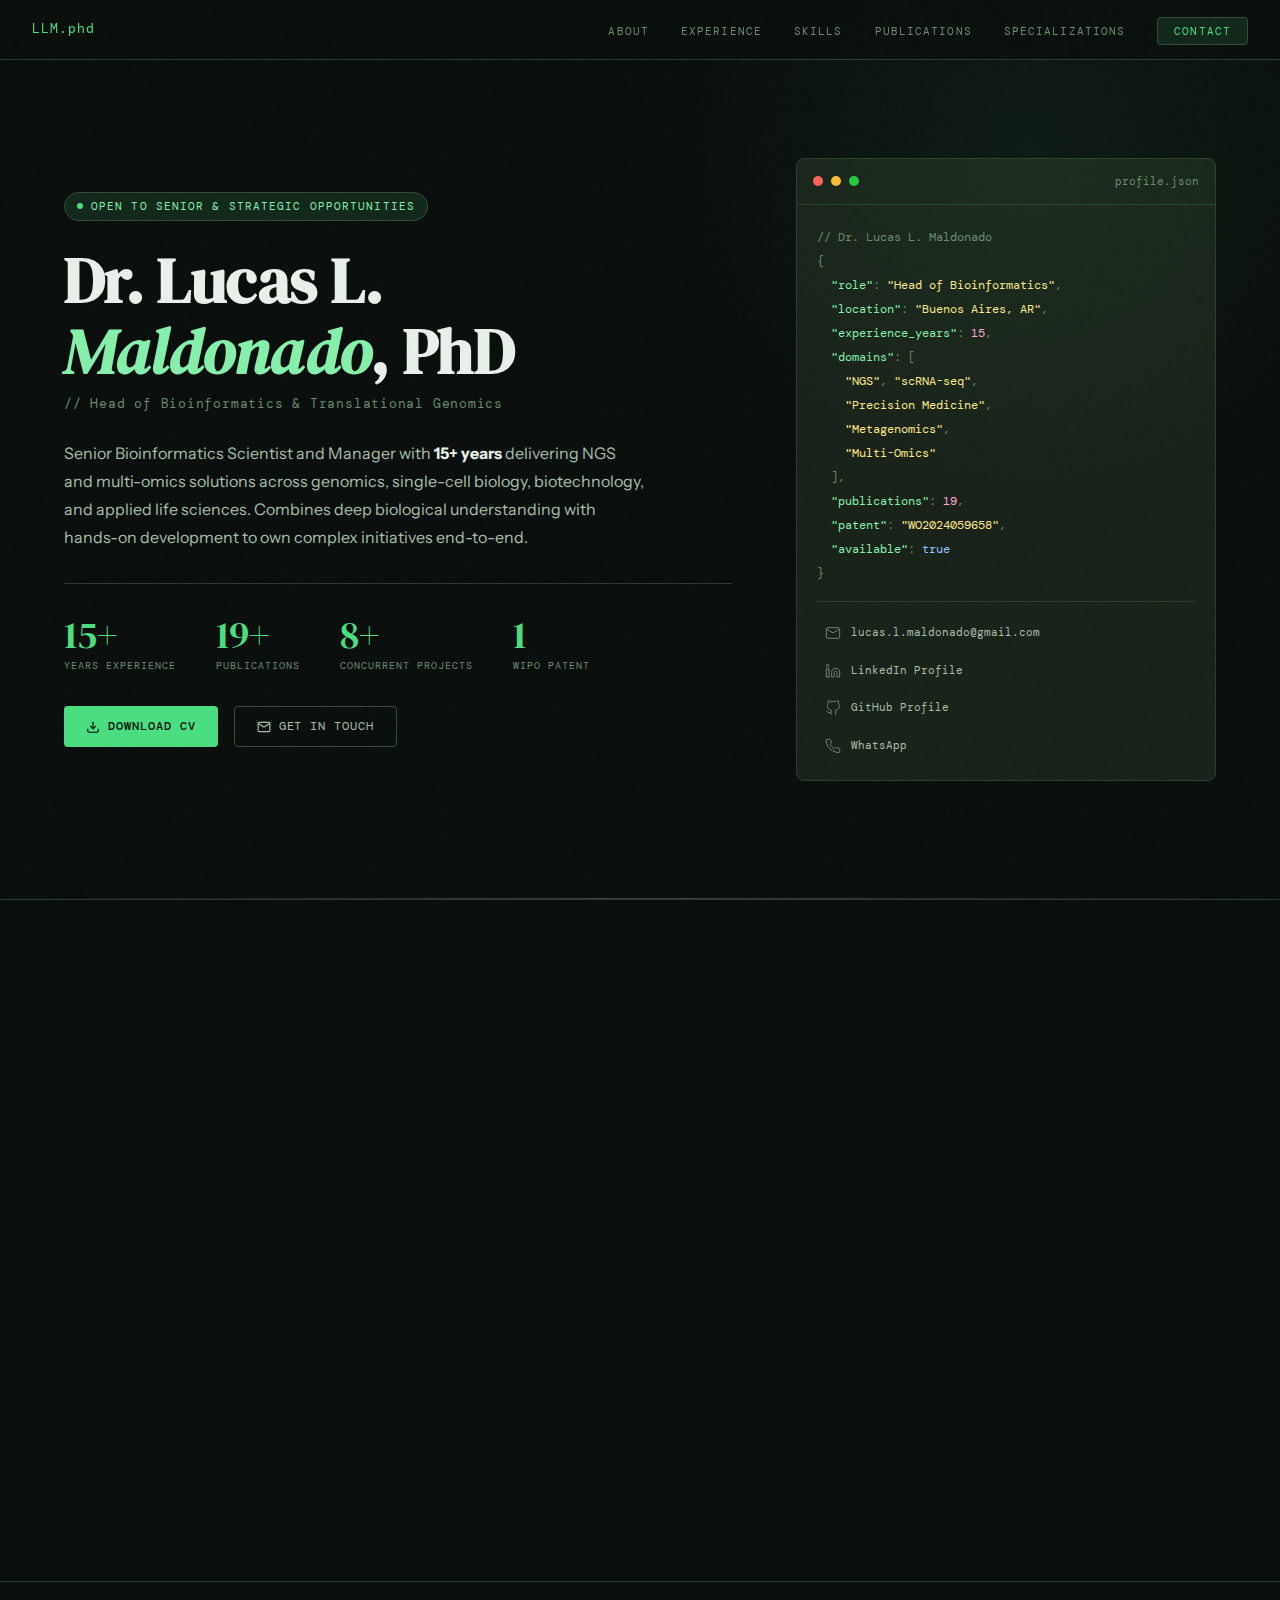
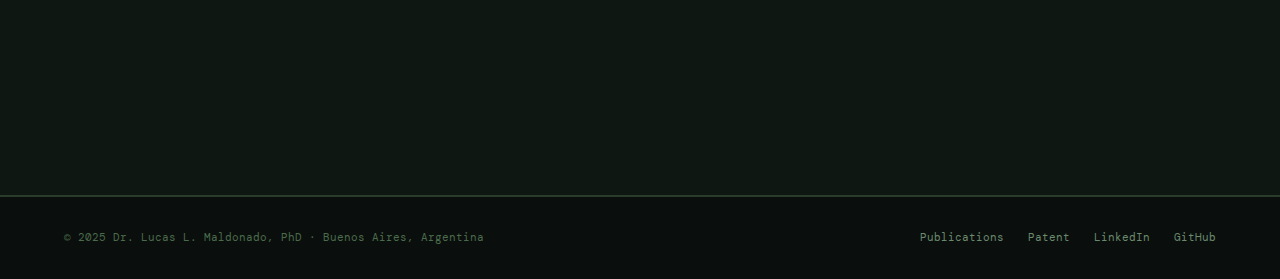
<file: index.html>
<!DOCTYPE html>
<html lang="en">
<head>
  <meta charset="UTF-8" />
  <meta name="viewport" content="width=device-width, initial-scale=1.0" />
  <title>Dr. Lucas L. Maldonado, PhD — Bioinformatics Scientist</title>
  <meta name="description" content="Senior Bioinformatics Scientist and Manager with 15+ years of experience in NGS, multi-omics, and genomics strategy." />
  <!-- Open Graph -->
  <meta property="og:title" content="Dr. Lucas L. Maldonado, PhD — Bioinformatics Scientist" />
  <meta property="og:description" content="Senior Bioinformatics Scientist. NGS, Multi-Omics, Data Platforms & Genomics Strategy." />
  <meta property="og:type" content="website" />
  <meta property="og:url" content="https://mainprofile.netlify.app/" />
  <link rel="icon" href="data:image/svg+xml,<svg xmlns='http://www.w3.org/2000/svg' viewBox='0 0 100 100'><text y='.9em' font-size='90'>🧬</text></svg>" />
  <link rel="preconnect" href="https://fonts.googleapis.com" />
  <link rel="preconnect" href="https://fonts.gstatic.com" crossorigin />
  <link href="https://fonts.googleapis.com/css2?family=DM+Serif+Display:ital@0;1&family=DM+Mono:wght@300;400;500&family=Instrument+Sans:ital,wght@0,400;0,500;0,600;1,400&display=swap" rel="stylesheet" />
  <style>
    *, *::before, *::after { box-sizing: border-box; margin: 0; padding: 0; }

    :root {
      --bg: #0a0f0d;
      --bg2: #0f1712;
      --bg3: #141f1a;
      --surface: #192219;
      --surface2: #1e2a1f;
      --border: #2a3d2c;
      --border2: #334d35;
      --accent: #4ade80;
      --accent2: #86efac;
      --accent-dim: rgba(74, 222, 128, 0.12);
      --accent-dim2: rgba(74, 222, 128, 0.06);
      --text: #e8f0e9;
      --text2: #a8bfaa;
      --text3: #6b8a6d;
      --text4: #4a6b4c;
      --mono: 'DM Mono', monospace;
      --serif: 'DM Serif Display', serif;
      --sans: 'Instrument Sans', sans-serif;
      --radius: 4px;
      --radius2: 8px;
      --transition: 0.2s cubic-bezier(0.4, 0, 0.2, 1);
    }

    html { scroll-behavior: smooth; }

    body {
      background: var(--bg);
      color: var(--text);
      font-family: var(--sans);
      font-size: 15px;
      line-height: 1.6;
      overflow-x: hidden;
    }

    /* NOISE TEXTURE OVERLAY */
    body::before {
      content: '';
      position: fixed;
      inset: 0;
      background-image: url("data:image/svg+xml,%3Csvg viewBox='0 0 200 200' xmlns='http://www.w3.org/2000/svg'%3E%3Cfilter id='noise'%3E%3CfeTurbulence type='fractalNoise' baseFrequency='0.9' numOctaves='4' stitchTiles='stitch'/%3E%3C/filter%3E%3Crect width='100%25' height='100%25' filter='url(%23noise)' opacity='0.04'/%3E%3C/svg%3E");
      pointer-events: none;
      z-index: 9999;
      opacity: 0.4;
    }

    /* SCROLLBAR */
    ::-webkit-scrollbar { width: 4px; }
    ::-webkit-scrollbar-track { background: var(--bg); }
    ::-webkit-scrollbar-thumb { background: var(--border2); border-radius: 2px; }

    /* NAV */
    nav {
      position: fixed;
      top: 0;
      left: 0;
      right: 0;
      z-index: 100;
      padding: 0 2rem;
      height: 60px;
      display: flex;
      align-items: center;
      justify-content: space-between;
      background: rgba(10, 15, 13, 0.85);
      backdrop-filter: blur(12px);
      border-bottom: 1px solid var(--border);
      transition: border-color var(--transition);
    }

    .nav-logo {
      font-family: var(--mono);
      font-size: 13px;
      color: var(--accent);
      letter-spacing: 0.08em;
      text-decoration: none;
    }

    .nav-links {
      display: flex;
      align-items: center;
      gap: 2rem;
      list-style: none;
    }

    .nav-links a {
      font-family: var(--mono);
      font-size: 11px;
      letter-spacing: 0.1em;
      color: var(--text3);
      text-decoration: none;
      text-transform: uppercase;
      transition: color var(--transition);
    }

    .nav-links a:hover { color: var(--accent); }

    .nav-cta {
      font-family: var(--mono);
      font-size: 11px;
      letter-spacing: 0.1em;
      text-transform: uppercase;
      padding: 6px 16px;
      background: var(--accent-dim);
      border: 1px solid var(--border2);
      color: var(--accent) !important;
      border-radius: var(--radius);
      transition: all var(--transition) !important;
    }

    .nav-cta:hover {
      background: rgba(74, 222, 128, 0.2) !important;
      border-color: var(--accent) !important;
    }

    /* HERO */
    .hero {
      min-height: 100vh;
      display: grid;
      grid-template-columns: 1fr 420px;
      gap: 4rem;
      align-items: center;
      padding: 120px 4rem 80px;
      position: relative;
      overflow: hidden;
    }

    .hero::before {
      content: '';
      position: absolute;
      top: -200px;
      right: -100px;
      width: 700px;
      height: 700px;
      background: radial-gradient(circle, rgba(74, 222, 128, 0.06) 0%, transparent 70%);
      pointer-events: none;
    }

    .hero::after {
      content: '';
      position: absolute;
      bottom: 0;
      left: 0;
      right: 0;
      height: 1px;
      background: linear-gradient(90deg, transparent, var(--border2), transparent);
    }

    .hero-badge {
      display: inline-flex;
      align-items: center;
      gap: 8px;
      padding: 5px 12px;
      background: var(--accent-dim);
      border: 1px solid var(--border2);
      border-radius: 20px;
      margin-bottom: 1.5rem;
      animation: fadeUp 0.6s ease both;
    }

    .hero-badge-dot {
      width: 6px;
      height: 6px;
      border-radius: 50%;
      background: var(--accent);
      animation: pulse 2s ease infinite;
    }

    @keyframes pulse {
      0%, 100% { opacity: 1; transform: scale(1); }
      50% { opacity: 0.5; transform: scale(0.8); }
    }

    .hero-badge span {
      font-family: var(--mono);
      font-size: 11px;
      letter-spacing: 0.1em;
      color: var(--accent2);
      text-transform: uppercase;
    }

    .hero-title {
      font-family: var(--serif);
      font-size: clamp(2.8rem, 5vw, 4.2rem);
      line-height: 1.1;
      letter-spacing: -0.01em;
      color: var(--text);
      animation: fadeUp 0.6s ease 0.1s both;
    }

    .hero-title em {
      font-style: italic;
      color: var(--accent2);
    }

    .hero-subtitle {
      margin-top: 0.5rem;
      font-family: var(--mono);
      font-size: 13px;
      letter-spacing: 0.06em;
      color: var(--text3);
      animation: fadeUp 0.6s ease 0.15s both;
    }

    .hero-description {
      margin-top: 1.5rem;
      font-size: 16px;
      line-height: 1.75;
      color: var(--text2);
      max-width: 580px;
      animation: fadeUp 0.6s ease 0.2s both;
    }

    .hero-stats {
      display: flex;
      gap: 2.5rem;
      margin-top: 2rem;
      padding-top: 2rem;
      border-top: 1px solid var(--border);
      animation: fadeUp 0.6s ease 0.25s both;
    }

    .stat-item {}
    .stat-number {
      font-family: var(--serif);
      font-size: 2.4rem;
      color: var(--accent);
      line-height: 1;
    }
    .stat-label {
      font-family: var(--mono);
      font-size: 10px;
      letter-spacing: 0.1em;
      color: var(--text3);
      text-transform: uppercase;
      margin-top: 4px;
    }

    .hero-actions {
      display: flex;
      gap: 1rem;
      margin-top: 2rem;
      animation: fadeUp 0.6s ease 0.3s both;
    }

    .btn-primary {
      display: inline-flex;
      align-items: center;
      gap: 8px;
      padding: 10px 22px;
      background: var(--accent);
      color: #0a0f0d;
      font-family: var(--mono);
      font-size: 12px;
      letter-spacing: 0.08em;
      text-transform: uppercase;
      font-weight: 500;
      border-radius: var(--radius);
      text-decoration: none;
      transition: all var(--transition);
    }

    .btn-primary:hover {
      background: var(--accent2);
      transform: translateY(-1px);
    }

    .btn-secondary {
      display: inline-flex;
      align-items: center;
      gap: 8px;
      padding: 10px 22px;
      background: transparent;
      color: var(--text2);
      font-family: var(--mono);
      font-size: 12px;
      letter-spacing: 0.08em;
      text-transform: uppercase;
      border: 1px solid var(--border2);
      border-radius: var(--radius);
      text-decoration: none;
      transition: all var(--transition);
    }

    .btn-secondary:hover {
      border-color: var(--accent);
      color: var(--accent);
    }

    /* HERO VISUAL PANEL */
    .hero-panel {
      animation: fadeUp 0.6s ease 0.35s both;
    }

    .hero-card {
      background: var(--surface);
      border: 1px solid var(--border);
      border-radius: var(--radius2);
      overflow: hidden;
    }

    .hero-card-header {
      padding: 14px 16px;
      border-bottom: 1px solid var(--border);
      display: flex;
      align-items: center;
      gap: 8px;
    }

    .dot { width: 10px; height: 10px; border-radius: 50%; }
    .dot-red { background: #ff5f57; }
    .dot-yellow { background: #febc2e; }
    .dot-green { background: #28c840; }

    .hero-card-label {
      font-family: var(--mono);
      font-size: 11px;
      color: var(--text3);
      margin-left: auto;
    }

    .hero-card-body { padding: 20px; }

    .code-line {
      font-family: var(--mono);
      font-size: 12px;
      line-height: 2;
      color: var(--text3);
    }

    .code-line .k { color: #86efac; }
    .code-line .s { color: #fde68a; }
    .code-line .n { color: #93c5fd; }
    .code-line .c { color: #6b8a6d; }
    .code-line .v { color: #f9a8d4; }

    .contact-links {
      margin-top: 16px;
      padding-top: 16px;
      border-top: 1px solid var(--border);
      display: flex;
      flex-direction: column;
      gap: 8px;
    }

    .contact-link {
      display: flex;
      align-items: center;
      gap: 10px;
      font-family: var(--mono);
      font-size: 11px;
      color: var(--text2);
      text-decoration: none;
      padding: 6px 8px;
      border-radius: var(--radius);
      transition: all var(--transition);
    }

    .contact-link:hover {
      background: var(--accent-dim);
      color: var(--accent);
    }

    .contact-link-icon {
      width: 16px;
      opacity: 0.6;
    }

    @keyframes fadeUp {
      from { opacity: 0; transform: translateY(20px); }
      to { opacity: 1; transform: translateY(0); }
    }

    /* SECTION */
    section {
      padding: 80px 4rem;
      border-bottom: 1px solid var(--border);
    }

    .section-header {
      display: flex;
      align-items: baseline;
      gap: 1rem;
      margin-bottom: 3rem;
    }

    .section-label {
      font-family: var(--mono);
      font-size: 11px;
      letter-spacing: 0.12em;
      color: var(--accent);
      text-transform: uppercase;
    }

    .section-title {
      font-family: var(--serif);
      font-size: clamp(1.8rem, 3vw, 2.5rem);
      color: var(--text);
      line-height: 1.15;
    }

    .section-line {
      flex: 1;
      height: 1px;
      background: linear-gradient(90deg, var(--border2), transparent);
    }

    /* ABOUT */
    .about-grid {
      display: grid;
      grid-template-columns: 1.4fr 1fr;
      gap: 3rem;
      align-items: start;
    }

    .about-text p {
      color: var(--text2);
      line-height: 1.8;
      margin-bottom: 1.2rem;
      font-size: 15.5px;
    }

    .about-text p:last-child { margin-bottom: 0; }

    .about-aside {}

    .aside-block {
      background: var(--surface);
      border: 1px solid var(--border);
      border-radius: var(--radius2);
      padding: 20px;
      margin-bottom: 16px;
    }

    .aside-block-title {
      font-family: var(--mono);
      font-size: 10px;
      letter-spacing: 0.12em;
      color: var(--text3);
      text-transform: uppercase;
      margin-bottom: 12px;
    }

    .domain-tag {
      display: inline-flex;
      align-items: center;
      gap: 4px;
      padding: 4px 10px;
      background: var(--accent-dim2);
      border: 1px solid var(--border);
      border-radius: 20px;
      font-family: var(--mono);
      font-size: 11px;
      color: var(--text2);
      margin: 3px;
      transition: all var(--transition);
    }

    .domain-tag:hover {
      border-color: var(--border2);
      color: var(--accent2);
    }

    /* EXPERIENCE */
    .experience-list { display: flex; flex-direction: column; gap: 0; }

    .exp-item {
      display: grid;
      grid-template-columns: 200px 1fr;
      gap: 0;
      position: relative;
    }

    .exp-item::before {
      content: '';
      position: absolute;
      left: 200px;
      top: 0;
      bottom: 0;
      width: 1px;
      background: var(--border);
    }

    .exp-meta {
      padding: 28px 28px 28px 0;
      position: sticky;
      top: 80px;
    }

    .exp-period {
      font-family: var(--mono);
      font-size: 11px;
      color: var(--text3);
      letter-spacing: 0.06em;
    }

    .exp-org {
      font-family: var(--mono);
      font-size: 12px;
      color: var(--accent2);
      margin-top: 4px;
      line-height: 1.4;
    }

    .exp-content {
      padding: 28px 0 28px 32px;
      border-top: 1px solid var(--border);
    }

    .exp-item:first-child .exp-content { border-top: none; }

    .exp-role {
      font-family: var(--serif);
      font-size: 1.3rem;
      color: var(--text);
      line-height: 1.2;
      margin-bottom: 12px;
    }

    .exp-bullets {
      list-style: none;
      display: flex;
      flex-direction: column;
      gap: 8px;
    }

    .exp-bullets li {
      display: flex;
      gap: 10px;
      color: var(--text2);
      font-size: 14.5px;
      line-height: 1.6;
    }

    .exp-bullets li::before {
      content: '→';
      color: var(--text4);
      font-family: var(--mono);
      flex-shrink: 0;
      margin-top: 1px;
    }

    /* SKILLS */
    .skills-grid {
      display: grid;
      grid-template-columns: repeat(3, 1fr);
      gap: 16px;
    }

    .skill-card {
      background: var(--surface);
      border: 1px solid var(--border);
      border-radius: var(--radius2);
      padding: 24px;
      transition: all var(--transition);
      position: relative;
      overflow: hidden;
    }

    .skill-card::before {
      content: '';
      position: absolute;
      top: 0;
      left: 0;
      right: 0;
      height: 2px;
      background: linear-gradient(90deg, var(--accent), transparent);
      opacity: 0;
      transition: opacity var(--transition);
    }

    .skill-card:hover { border-color: var(--border2); transform: translateY(-2px); }
    .skill-card:hover::before { opacity: 1; }

    .skill-card-icon {
      font-size: 1.4rem;
      margin-bottom: 12px;
    }

    .skill-card-title {
      font-family: var(--mono);
      font-size: 11px;
      letter-spacing: 0.1em;
      text-transform: uppercase;
      color: var(--accent2);
      margin-bottom: 12px;
    }

    .skill-tags {
      display: flex;
      flex-wrap: wrap;
      gap: 5px;
    }

    .skill-tag {
      font-family: var(--mono);
      font-size: 10.5px;
      color: var(--text3);
      padding: 3px 8px;
      background: var(--bg3);
      border: 1px solid var(--border);
      border-radius: 3px;
    }

    /* PUBLICATIONS */
    .pub-filters {
      display: flex;
      gap: 8px;
      margin-bottom: 2rem;
      flex-wrap: wrap;
    }

    .pub-filter {
      font-family: var(--mono);
      font-size: 11px;
      letter-spacing: 0.08em;
      text-transform: uppercase;
      padding: 5px 12px;
      border: 1px solid var(--border);
      border-radius: 20px;
      background: transparent;
      color: var(--text3);
      cursor: pointer;
      transition: all var(--transition);
    }

    .pub-filter:hover, .pub-filter.active {
      border-color: var(--accent);
      color: var(--accent);
      background: var(--accent-dim);
    }

    .pub-list { display: flex; flex-direction: column; gap: 0; }

    .pub-item {
      padding: 20px 0;
      border-bottom: 1px solid var(--border);
      display: grid;
      grid-template-columns: 40px 1fr auto;
      gap: 16px;
      align-items: start;
      transition: all var(--transition);
    }

    .pub-item:hover { background: var(--accent-dim2); padding-left: 8px; padding-right: 8px; margin: 0 -8px; border-radius: var(--radius); }

    .pub-num {
      font-family: var(--mono);
      font-size: 11px;
      color: var(--text4);
      padding-top: 2px;
    }

    .pub-title {
      font-size: 14.5px;
      color: var(--text);
      line-height: 1.5;
      font-weight: 500;
    }

    .pub-meta {
      font-family: var(--mono);
      font-size: 11px;
      color: var(--text3);
      margin-top: 4px;
    }

    .pub-link {
      font-family: var(--mono);
      font-size: 11px;
      color: var(--accent);
      text-decoration: none;
      white-space: nowrap;
      padding: 3px 8px;
      border: 1px solid var(--border2);
      border-radius: var(--radius);
      transition: all var(--transition);
    }

    .pub-link:hover { background: var(--accent-dim); }

    .pub-more {
      text-align: center;
      padding: 24px 0 0;
    }

    /* SPECIALIZATIONS */
    .spec-grid {
      display: grid;
      grid-template-columns: repeat(2, 1fr);
      gap: 16px;
    }

    .spec-card {
      background: var(--surface);
      border: 1px solid var(--border);
      border-radius: var(--radius2);
      padding: 28px;
      transition: all var(--transition);
      cursor: default;
    }

    .spec-card:hover {
      border-color: var(--border2);
      background: var(--surface2);
    }

    .spec-icon {
      font-size: 1.8rem;
      margin-bottom: 14px;
    }

    .spec-title {
      font-family: var(--serif);
      font-size: 1.15rem;
      color: var(--text);
      margin-bottom: 8px;
    }

    .spec-desc {
      font-size: 13.5px;
      color: var(--text3);
      line-height: 1.6;
    }

    /* EDUCATION */
    .edu-grid {
      display: grid;
      grid-template-columns: repeat(3, 1fr);
      gap: 16px;
      margin-bottom: 2rem;
    }

    .edu-card {
      background: var(--surface);
      border: 1px solid var(--border);
      border-radius: var(--radius2);
      padding: 24px;
    }

    .edu-degree {
      font-family: var(--mono);
      font-size: 10px;
      letter-spacing: 0.12em;
      text-transform: uppercase;
      color: var(--accent);
      margin-bottom: 8px;
    }

    .edu-title {
      font-size: 14px;
      color: var(--text);
      font-weight: 600;
      line-height: 1.4;
      margin-bottom: 6px;
    }

    .edu-institution {
      font-family: var(--mono);
      font-size: 11px;
      color: var(--text3);
    }

    /* CONTACT */
    #contact {
      background: var(--bg2);
    }

    .contact-grid {
      display: grid;
      grid-template-columns: 1fr 1fr;
      gap: 4rem;
      align-items: start;
    }

    .contact-left {}
    .contact-tagline {
      font-family: var(--serif);
      font-size: 2rem;
      color: var(--text);
      line-height: 1.2;
      margin-bottom: 1rem;
    }

    .contact-tagline em { font-style: italic; color: var(--accent2); }

    .contact-desc {
      color: var(--text2);
      line-height: 1.75;
      margin-bottom: 2rem;
    }

    .contact-items {
      display: flex;
      flex-direction: column;
      gap: 12px;
    }

    .contact-item {
      display: flex;
      align-items: center;
      gap: 12px;
      text-decoration: none;
    }

    .contact-item-icon {
      width: 36px;
      height: 36px;
      background: var(--surface);
      border: 1px solid var(--border);
      border-radius: var(--radius);
      display: flex;
      align-items: center;
      justify-content: center;
      font-size: 14px;
      flex-shrink: 0;
      transition: all var(--transition);
    }

    .contact-item:hover .contact-item-icon {
      border-color: var(--accent);
      background: var(--accent-dim);
    }

    .contact-item-text {}

    .contact-item-label {
      font-family: var(--mono);
      font-size: 10px;
      letter-spacing: 0.1em;
      color: var(--text3);
      text-transform: uppercase;
    }

    .contact-item-value {
      font-size: 13px;
      color: var(--text2);
      transition: color var(--transition);
    }

    .contact-item:hover .contact-item-value { color: var(--accent2); }

    /* CONTACT FORM */
    .contact-form {}

    .form-group { margin-bottom: 16px; }

    .form-label {
      display: block;
      font-family: var(--mono);
      font-size: 10px;
      letter-spacing: 0.1em;
      color: var(--text3);
      text-transform: uppercase;
      margin-bottom: 6px;
    }

    .form-input, .form-textarea {
      width: 100%;
      background: var(--surface);
      border: 1px solid var(--border);
      border-radius: var(--radius);
      padding: 10px 14px;
      color: var(--text);
      font-family: var(--sans);
      font-size: 14px;
      transition: all var(--transition);
      outline: none;
      resize: vertical;
    }

    .form-input:focus, .form-textarea:focus {
      border-color: var(--accent);
      background: var(--surface2);
    }

    .form-textarea { min-height: 120px; }

    .form-submit {
      width: 100%;
      padding: 12px;
      background: var(--accent);
      color: #0a0f0d;
      font-family: var(--mono);
      font-size: 12px;
      letter-spacing: 0.1em;
      text-transform: uppercase;
      font-weight: 500;
      border: none;
      border-radius: var(--radius);
      cursor: pointer;
      transition: all var(--transition);
    }

    .form-submit:hover { background: var(--accent2); }

    .form-success {
      display: none;
      padding: 16px;
      background: var(--accent-dim);
      border: 1px solid var(--border2);
      border-radius: var(--radius);
      font-family: var(--mono);
      font-size: 12px;
      color: var(--accent2);
      text-align: center;
    }

    /* FOOTER */
    footer {
      padding: 2rem 4rem;
      display: flex;
      align-items: center;
      justify-content: space-between;
      border-top: 1px solid var(--border);
    }

    .footer-text {
      font-family: var(--mono);
      font-size: 11px;
      color: var(--text4);
    }

    .footer-links { display: flex; gap: 1.5rem; }

    .footer-link {
      font-family: var(--mono);
      font-size: 11px;
      color: var(--text3);
      text-decoration: none;
      transition: color var(--transition);
    }

    .footer-link:hover { color: var(--accent); }

    /* MOBILE NAV TOGGLE */
    .nav-toggle { display: none; background: none; border: none; cursor: pointer; }
    .nav-toggle-icon { width: 20px; height: 14px; display: flex; flex-direction: column; justify-content: space-between; }
    .nav-toggle-icon span { display: block; height: 1px; background: var(--text2); transition: all var(--transition); }

    /* UTILITY */
    .highlight { color: var(--accent2); }
    .mono { font-family: var(--mono); }

    /* SCROLL REVEAL */
    .reveal { opacity: 0; transform: translateY(24px); transition: opacity 0.6s ease, transform 0.6s ease; }
    .reveal.visible { opacity: 1; transform: translateY(0); }

    /* RESPONSIVE */
    @media (max-width: 1100px) {
      .hero { grid-template-columns: 1fr; padding: 100px 2rem 60px; }
      .hero-panel { display: none; }
      .hero-stats { gap: 2rem; }
      .skills-grid { grid-template-columns: repeat(2, 1fr); }
      .about-grid { grid-template-columns: 1fr; }
      section { padding: 60px 2rem; }
    }

    @media (max-width: 768px) {
      nav { padding: 0 1.5rem; }
      .nav-links { display: none; }
      .nav-toggle { display: block; }
      .hero { padding: 90px 1.5rem 50px; }
      .exp-item { grid-template-columns: 1fr; }
      .exp-item::before { display: none; }
      .exp-meta { padding: 24px 0 0; }
      .exp-content { padding: 12px 0 24px; border-top: none; }
      .skills-grid { grid-template-columns: 1fr; }
      .spec-grid { grid-template-columns: 1fr; }
      .edu-grid { grid-template-columns: 1fr; }
      .contact-grid { grid-template-columns: 1fr; gap: 2rem; }
      footer { flex-direction: column; gap: 1rem; text-align: center; }
      section { padding: 50px 1.5rem; }
    }
  </style>
</head>
<body>

<!-- NAV -->
<nav id="navbar">
  <a href="#home" class="nav-logo">LLM.phd</a>
  <ul class="nav-links">
    <li><a href="#about">About</a></li>
    <li><a href="#experience">Experience</a></li>
    <li><a href="#skills">Skills</a></li>
    <li><a href="#publications">Publications</a></li>
    <li><a href="#specializations">Specializations</a></li>
    <li><a href="#contact" class="nav-cta">Contact</a></li>
  </ul>
  <button class="nav-toggle" aria-label="Toggle navigation">
    <span class="nav-toggle-icon"><span></span><span></span><span></span></span>
  </button>
</nav>

<!-- HERO -->
<section id="home" class="hero">
  <div class="hero-content">
    <div class="hero-badge">
      <span class="hero-badge-dot"></span>
      <span>Open to senior & strategic opportunities</span>
    </div>

    <h1 class="hero-title">
      Dr. Lucas L.<br/><em>Maldonado</em>, PhD
    </h1>
    <p class="hero-subtitle">// Head of Bioinformatics & Translational Genomics</p>

    <p class="hero-description">
      Senior Bioinformatics Scientist and Manager with <strong style="color:var(--text)">15+ years</strong> delivering NGS and multi-omics solutions across genomics, single-cell biology, biotechnology, and applied life sciences. Combines deep biological understanding with hands-on development to own complex initiatives end-to-end.
    </p>

    <div class="hero-stats">
      <div class="stat-item">
        <div class="stat-number">15+</div>
        <div class="stat-label">Years Experience</div>
      </div>
      <div class="stat-item">
        <div class="stat-number">19+</div>
        <div class="stat-label">Publications</div>
      </div>
      <div class="stat-item">
        <div class="stat-number">8+</div>
        <div class="stat-label">Concurrent Projects</div>
      </div>
      <div class="stat-item">
        <div class="stat-number">1</div>
        <div class="stat-label">WIPO Patent</div>
      </div>
    </div>

    <div class="hero-actions">
      <a href="documents/resume.pdf" class="btn-primary" download>
        <svg width="14" height="14" viewBox="0 0 24 24" fill="none" stroke="currentColor" stroke-width="2"><path d="M21 15v4a2 2 0 0 1-2 2H5a2 2 0 0 1-2-2v-4"/><polyline points="7 10 12 15 17 10"/><line x1="12" y1="15" x2="12" y2="3"/></svg>
        Download CV
      </a>
      <a href="#contact" class="btn-secondary">
        <svg width="14" height="14" viewBox="0 0 24 24" fill="none" stroke="currentColor" stroke-width="2"><path d="M4 4h16c1.1 0 2 .9 2 2v12c0 1.1-.9 2-2 2H4c-1.1 0-2-.9-2-2V6c0-1.1.9-2 2-2z"/><polyline points="22,6 12,12 2,6"/></svg>
        Get in Touch
      </a>
    </div>
  </div>

  <div class="hero-panel">
    <div class="hero-card">
      <div class="hero-card-header">
        <span class="dot dot-red"></span>
        <span class="dot dot-yellow"></span>
        <span class="dot dot-green"></span>
        <span class="hero-card-label">profile.json</span>
      </div>
      <div class="hero-card-body">
        <div class="code-line"><span class="c">// Dr. Lucas L. Maldonado</span></div>
        <div class="code-line">{</div>
        <div class="code-line">&nbsp;&nbsp;<span class="k">"role"</span>: <span class="s">"Head of Bioinformatics"</span>,</div>
        <div class="code-line">&nbsp;&nbsp;<span class="k">"location"</span>: <span class="s">"Buenos Aires, AR"</span>,</div>
        <div class="code-line">&nbsp;&nbsp;<span class="k">"experience_years"</span>: <span class="v">15</span>,</div>
        <div class="code-line">&nbsp;&nbsp;<span class="k">"domains"</span>: [</div>
        <div class="code-line">&nbsp;&nbsp;&nbsp;&nbsp;<span class="s">"NGS"</span>, <span class="s">"scRNA-seq"</span>,</div>
        <div class="code-line">&nbsp;&nbsp;&nbsp;&nbsp;<span class="s">"Precision Medicine"</span>,</div>
        <div class="code-line">&nbsp;&nbsp;&nbsp;&nbsp;<span class="s">"Metagenomics"</span>,</div>
        <div class="code-line">&nbsp;&nbsp;&nbsp;&nbsp;<span class="s">"Multi-Omics"</span></div>
        <div class="code-line">&nbsp;&nbsp;],</div>
        <div class="code-line">&nbsp;&nbsp;<span class="k">"publications"</span>: <span class="v">19</span>,</div>
        <div class="code-line">&nbsp;&nbsp;<span class="k">"patent"</span>: <span class="s">"WO2024059658"</span>,</div>
        <div class="code-line">&nbsp;&nbsp;<span class="k">"available"</span>: <span class="n">true</span></div>
        <div class="code-line">}</div>

        <div class="contact-links">
          <a href="mailto:lucas.l.maldonado@gmail.com" class="contact-link">
            <svg class="contact-link-icon" viewBox="0 0 24 24" fill="none" stroke="currentColor" stroke-width="1.5"><path d="M4 4h16c1.1 0 2 .9 2 2v12c0 1.1-.9 2-2 2H4c-1.1 0-2-.9-2-2V6c0-1.1.9-2 2-2z"/><polyline points="22,6 12,12 2,6"/></svg>
            lucas.l.maldonado@gmail.com
          </a>
          <a href="http://www.linkedin.com/in/lucas-maldonado-phd-2aab0247" target="_blank" class="contact-link">
            <svg class="contact-link-icon" viewBox="0 0 24 24" fill="none" stroke="currentColor" stroke-width="1.5"><path d="M16 8a6 6 0 0 1 6 6v7h-4v-7a2 2 0 0 0-2-2 2 2 0 0 0-2 2v7h-4v-7a6 6 0 0 1 6-6z"/><rect x="2" y="9" width="4" height="12"/><circle cx="4" cy="4" r="2"/></svg>
            LinkedIn Profile
          </a>
          <a href="https://github.com/Dr-Lucas-Maldonado" target="_blank" class="contact-link">
            <svg class="contact-link-icon" viewBox="0 0 24 24" fill="none" stroke="currentColor" stroke-width="1.5"><path d="M9 19c-5 1.5-5-2.5-7-3m14 6v-3.87a3.37 3.37 0 0 0-.94-2.61c3.14-.35 6.44-1.54 6.44-7A5.44 5.44 0 0 0 20 4.77 5.07 5.07 0 0 0 19.91 1S18.73.65 16 2.48a13.38 13.38 0 0 0-7 0C6.27.65 5.09 1 5.09 1A5.07 5.07 0 0 0 5 4.77a5.44 5.44 0 0 0-1.5 3.78c0 5.42 3.3 6.61 6.44 7A3.37 3.37 0 0 0 9 18.13V22"/></svg>
            GitHub Profile
          </a>
          <a href="https://wa.me/+542216101355" target="_blank" class="contact-link">
            <svg class="contact-link-icon" viewBox="0 0 24 24" fill="none" stroke="currentColor" stroke-width="1.5"><path d="M22 16.92v3a2 2 0 0 1-2.18 2 19.79 19.79 0 0 1-8.63-3.07A19.5 19.5 0 0 1 4.69 13a19.79 19.79 0 0 1-3.07-8.67A2 2 0 0 1 3.6 2h3a2 2 0 0 1 2 1.72c.127.96.361 1.903.7 2.81a2 2 0 0 1-.45 2.11L7.91 9.91a16 16 0 0 0 6.1 6.1l.95-.95a2 2 0 0 1 2.11-.45c.907.339 1.85.573 2.81.7A2 2 0 0 1 22 16.92z"/></svg>
            WhatsApp
          </a>
        </div>
      </div>
    </div>
  </div>
</section>

<!-- ABOUT -->
<section id="about">
  <div class="section-header reveal">
    <span class="section-label">01</span>
    <h2 class="section-title">About</h2>
    <span class="section-line"></span>
  </div>

  <div class="about-grid">
    <div class="about-text reveal">
      <p>
        I am a Professor and Bioinformatics Scientist with <strong class="highlight">15+ years of experience</strong> applying Next-Generation Sequencing (NGS) across medicine, biotechnology, pharmaceuticals, agriculture, and biodiversity. I bring a profound understanding of the field that facilitates innovation and enables seamless integration of bioinformatics techniques into production environments.
      </p>
      <p>
        I founded and led bioinformatics capabilities operating at production scale, integrating NGS wet-lab workflows, reproducible computational pipelines, and HPC/cloud infrastructure. I am trusted to plan, prioritize, and execute multiple concurrent bioinformatics initiatives — often 8+ in parallel — translating scientific and client needs into robust analytical systems and actionable insight.
      </p>
      <p>
        My domain expertise spans <strong class="highlight">precision medicine and oncology</strong>, rare disease genomics, microbiome therapeutics, agricultural biotechnology, and single-cell biology, with extensive wet lab and in silico expertise combined with leadership experience across both academic and private sectors.
      </p>
    </div>

    <div class="about-aside reveal">
      <div class="aside-block">
        <div class="aside-block-title">Domain Expertise</div>
        <span class="domain-tag">🧬 Precision Medicine</span>
        <span class="domain-tag">🔬 Single-Cell Biology</span>
        <span class="domain-tag">🧪 NGS Workflows</span>
        <span class="domain-tag">🦠 Metagenomics</span>
        <span class="domain-tag">🧫 Transcriptomics</span>
        <span class="domain-tag">💊 Drug Development</span>
        <span class="domain-tag">🌿 Agricultural Genomics</span>
        <span class="domain-tag">🤖 ML / Computational</span>
        <span class="domain-tag">🏥 Clinical Bioinformatics</span>
        <span class="domain-tag">📊 Multi-Omics</span>
      </div>
      <div class="aside-block">
        <div class="aside-block-title">Languages</div>
        <div style="display:flex;flex-direction:column;gap:8px">
          <div style="display:flex;justify-content:space-between;align-items:center">
            <span style="font-size:13px;color:var(--text2)">🇦🇷 Spanish</span>
            <span style="font-family:var(--mono);font-size:11px;color:var(--accent)">Native</span>
          </div>
          <div style="display:flex;justify-content:space-between;align-items:center">
            <span style="font-size:13px;color:var(--text2)">🇬🇧 English</span>
            <span style="font-family:var(--mono);font-size:11px;color:var(--accent)">Advanced</span>
          </div>
          <div style="display:flex;justify-content:space-between;align-items:center">
            <span style="font-size:13px;color:var(--text2)">🇧🇷 Portuguese</span>
            <span style="font-family:var(--mono);font-size:11px;color:var(--accent)">Proficient</span>
          </div>
        </div>
      </div>
    </div>
  </div>
</section>

<!-- EXPERIENCE -->
<section id="experience">
  <div class="section-header reveal">
    <span class="section-label">02</span>
    <h2 class="section-title">Experience</h2>
    <span class="section-line"></span>
  </div>

  <div class="experience-list">

    <div class="exp-item reveal">
      <div class="exp-meta">
        <div class="exp-period">Aug 2021 – Present</div>
        <div class="exp-org">Stamm Vegh<br/>Corporation</div>
      </div>
      <div class="exp-content">
        <div class="exp-role">Bioinformatics Manager &<br/>Head of Bioinformatics Division</div>
        <ul class="exp-bullets">
          <li>Founded and scaled a multidisciplinary bioinformatics function — defining organizational structure, technical direction, and delivery models across NGS, multi-omics analytics, and bioinformatics software development.</li>
          <li>Planned, prioritized, and delivered a high-complexity portfolio of 8+ concurrent bioinformatics initiatives spanning precision medicine, cancer genetics, single-cell transcriptomics, metagenomics, and agricultural genomics.</li>
          <li>Owned end-to-end execution including pipeline architecture, algorithm and platform development, HPC/cloud infrastructure, and client-ready outcomes ensuring reproducibility and regulatory alignment.</li>
          <li>Designed and implemented the company's NGS laboratory including long-read technologies (PacBio & Oxford Nanopore), personally validating assays and translating wet-lab protocols into production-grade pipelines.</li>
          <li>Acted as scientific and technical authority at the interface of bioinformatics, software engineering, wet-lab operations, and external partners.</li>
        </ul>
      </div>
    </div>

    <div class="exp-item reveal">
      <div class="exp-meta">
        <div class="exp-period">Jul 2015 – Present</div>
        <div class="exp-org">Independent<br/>Consultant</div>
      </div>
      <div class="exp-content">
        <div class="exp-role">Scientific R&D Advisor — Bioinformatics & NGS</div>
        <ul class="exp-bullets">
          <li>Founded and operated an independent consultancy supporting healthcare, biotech, and academic organizations in genomics, NGS, and data analytics.</li>
          <li>Designed and implemented scalable data pipelines for clinical, translational, and biotechnology applications, translating scientific questions into actionable analytical solutions.</li>
          <li>Applied AI and machine learning approaches to biological datasets, providing expert domain guidance for model training, evaluation, and interpretation in biomedical contexts.</li>
          <li>Developed ontology-driven biological annotation and classification frameworks supporting AI model development and structured data curation.</li>
        </ul>
      </div>
    </div>

    <div class="exp-item reveal">
      <div class="exp-meta">
        <div class="exp-period">Jul 2020 – Present</div>
        <div class="exp-org">UADE University</div>
      </div>
      <div class="exp-content">
        <div class="exp-role">University Professor — Bioinformatics & Data Analytics</div>
        <ul class="exp-bullets">
          <li>Designed and led postgraduate training programs integrating NGS, AI-driven analysis, and computational health systems.</li>
          <li>Organized international postgraduate courses; mentored professionals in applied bioinformatics and data visualization for healthcare and life sciences.</li>
          <li>Bridge academic training with industry practice, emphasizing reproducibility, scalable pipelines, and real-world decision-making.</li>
        </ul>
      </div>
    </div>

    <div class="exp-item reveal">
      <div class="exp-meta">
        <div class="exp-period">2019 – 2021</div>
        <div class="exp-org">CONICET – UBA<br/>Argentina</div>
      </div>
      <div class="exp-content">
        <div class="exp-role">Postdoctoral Researcher — Bioinformatics & Genomics</div>
        <ul class="exp-bullets">
          <li>Led genomics and transcriptomics projects in infectious diseases, integrating multi-omics data to uncover disease mechanisms.</li>
          <li>Published and presented findings through peer-reviewed journals and international conferences.</li>
        </ul>
      </div>
    </div>

    <div class="exp-item reveal">
      <div class="exp-meta">
        <div class="exp-period">2017 – 2019</div>
        <div class="exp-org">University of<br/>Edinburgh, UK</div>
      </div>
      <div class="exp-content">
        <div class="exp-role">Postdoctoral Researcher — Bioinformatics & Genomics</div>
        <ul class="exp-bullets">
          <li>Directed genomic diversity and infectious disease research using next-generation sequencing and computational pipelines.</li>
          <li>Collaborated with international teams on large-scale genomics initiatives with global research partners.</li>
          <li>Coordinated data analysis, visualization, and manuscript development across interdisciplinary groups.</li>
        </ul>
      </div>
    </div>

    <div class="exp-item reveal">
      <div class="exp-meta">
        <div class="exp-period">2009 – 2013</div>
        <div class="exp-org">INTA & Barenbrug-<br/>Palaversich Co.</div>
      </div>
      <div class="exp-content">
        <div class="exp-role">R&D Scientist — Agricultural Biotechnology</div>
        <ul class="exp-bullets">
          <li>Conducted research on pest control strategies, agricultural biotechnology, and soybean inoculant improvement at national R&D institutions.</li>
          <li>Utilized genetic engineering to modify organisms as a method for crop yield improvement across integrated project teams.</li>
        </ul>
      </div>
    </div>

  </div>
</section>

<!-- SKILLS -->
<section id="skills">
  <div class="section-header reveal">
    <span class="section-label">03</span>
    <h2 class="section-title">Technical Skills</h2>
    <span class="section-line"></span>
  </div>

  <div class="skills-grid">
    <div class="skill-card reveal">
      <div class="skill-card-icon">💻</div>
      <div class="skill-card-title">Programming & Analytics</div>
      <div class="skill-tags">
        <span class="skill-tag">R</span>
        <span class="skill-tag">Python</span>
        <span class="skill-tag">Bash</span>
        <span class="skill-tag">Perl</span>
        <span class="skill-tag">Scikit-learn</span>
        <span class="skill-tag">TensorFlow</span>
        <span class="skill-tag">Tableau</span>
        <span class="skill-tag">Statistical Modeling</span>
        <span class="skill-tag">Network Biology</span>
      </div>
    </div>

    <div class="skill-card reveal">
      <div class="skill-card-icon">⚙️</div>
      <div class="skill-card-title">Workflow & Infrastructure</div>
      <div class="skill-tags">
        <span class="skill-tag">Nextflow</span>
        <span class="skill-tag">Snakemake</span>
        <span class="skill-tag">CWL</span>
        <span class="skill-tag">Docker</span>
        <span class="skill-tag">Singularity</span>
        <span class="skill-tag">Conda</span>
        <span class="skill-tag">HPC</span>
        <span class="skill-tag">AWS</span>
        <span class="skill-tag">GCP</span>
        <span class="skill-tag">Git / GitHub</span>
      </div>
    </div>

    <div class="skill-card reveal">
      <div class="skill-card-icon">🧬</div>
      <div class="skill-card-title">Genomics & Variant Analysis</div>
      <div class="skill-tags">
        <span class="skill-tag">GATK</span>
        <span class="skill-tag">BWA</span>
        <span class="skill-tag">minimap2</span>
        <span class="skill-tag">Germline/Somatic</span>
        <span class="skill-tag">CNV / SV</span>
        <span class="skill-tag">SPAdes</span>
        <span class="skill-tag">Flye / Canu</span>
        <span class="skill-tag">STAR</span>
        <span class="skill-tag">PacBio / ONT</span>
      </div>
    </div>

    <div class="skill-card reveal">
      <div class="skill-card-icon">🔬</div>
      <div class="skill-card-title">Single-Cell & Transcriptomics</div>
      <div class="skill-tags">
        <span class="skill-tag">Cell Ranger</span>
        <span class="skill-tag">Seurat</span>
        <span class="skill-tag">Scanpy</span>
        <span class="skill-tag">Monocle3</span>
        <span class="skill-tag">scverse</span>
        <span class="skill-tag">DESeq2</span>
        <span class="skill-tag">EdgeR</span>
        <span class="skill-tag">limma</span>
        <span class="skill-tag">Visium / Xenium</span>
        <span class="skill-tag">ATAC-seq</span>
        <span class="skill-tag">ChIP-seq</span>
      </div>
    </div>

    <div class="skill-card reveal">
      <div class="skill-card-icon">🦠</div>
      <div class="skill-card-title">Metagenomics & Proteomics</div>
      <div class="skill-tags">
        <span class="skill-tag">QIIME2</span>
        <span class="skill-tag">MetaPhlAn</span>
        <span class="skill-tag">Kraken2</span>
        <span class="skill-tag">HUMAnN2</span>
        <span class="skill-tag">PICRUSt2</span>
        <span class="skill-tag">MaxQuant</span>
        <span class="skill-tag">FragPipe</span>
        <span class="skill-tag">DIA-NN</span>
      </div>
    </div>

    <div class="skill-card reveal">
      <div class="skill-card-icon">📊</div>
      <div class="skill-card-title">Databases & Resources</div>
      <div class="skill-tags">
        <span class="skill-tag">HCA</span>
        <span class="skill-tag">CellxGene</span>
        <span class="skill-tag">GEO</span>
        <span class="skill-tag">Single Cell Portal</span>
        <span class="skill-tag">PanglaoDB</span>
        <span class="skill-tag">CellMarker</span>
        <span class="skill-tag">Azimuth</span>
        <span class="skill-tag">RWD / RWE</span>
        <span class="skill-tag">WGCNA</span>
        <span class="skill-tag">Cytoscape</span>
      </div>
    </div>
  </div>
</section>

<!-- SPECIALIZATIONS -->
<section id="specializations">
  <div class="section-header reveal">
    <span class="section-label">04</span>
    <h2 class="section-title">Specializations</h2>
    <span class="section-line"></span>
  </div>

  <div class="spec-grid">
    <div class="spec-card reveal">
      <div class="spec-icon">🔬</div>
      <div class="spec-title">Single-Cell & Transcriptomics</div>
      <div class="spec-desc">Bulk and single-cell RNA-seq, biomarker discovery, trajectory analysis, and spatial transcriptomics. Cell-type resolution analysis, epigenomics, and advanced integration with the scverse ecosystem.</div>
    </div>

    <div class="spec-card reveal">
      <div class="spec-icon">🏥</div>
      <div class="spec-title">Precision Medicine & Oncology</div>
      <div class="spec-desc">Variant discovery and clinical bioinformatics for hereditary diseases and cancer genomics. Survival analysis, risk stratification, and clinical pipeline development with regulatory alignment.</div>
    </div>

    <div class="spec-card reveal">
      <div class="spec-icon">🦠</div>
      <div class="spec-title">Metagenomics & Microbiome</div>
      <div class="spec-desc">Taxonomic and functional profiling of microbiota and ecosystems. Comprehensive analysis from sequencing through interpretation for therapeutic and ecological applications.</div>
    </div>

    <div class="spec-card reveal">
      <div class="spec-icon">💊</div>
      <div class="spec-title">Biotechnology & Drug Development</div>
      <div class="spec-desc">Innovative solutions spanning agricultural biotech and therapeutics. Integration of wet-lab and computational approaches for translational applications and industrial pipelines.</div>
    </div>

    <div class="spec-card reveal">
      <div class="spec-icon">🤖</div>
      <div class="spec-title">Machine Learning & Computational Biology</div>
      <div class="spec-desc">Statistical modeling, network biology, and applied machine learning for complex biological datasets. AI-driven analysis, ontology-driven annotation, and decision-support systems.</div>
    </div>

    <div class="spec-card reveal">
      <div class="spec-icon">🏗️</div>
      <div class="spec-title">Bioinformatics Infrastructure</div>
      <div class="spec-desc">End-to-end design and deployment of HPC/cloud platforms, analytical software stacks, and reproducible multi-omics pipelines. Scalable, production-grade genomics environments.</div>
    </div>
  </div>
</section>

<!-- PUBLICATIONS -->
<section id="publications">
  <div class="section-header reveal">
    <span class="section-label">05</span>
    <h2 class="section-title">Publications</h2>
    <span class="section-line"></span>
  </div>

  <div class="pub-filters reveal">
    <button class="pub-filter active" onclick="filterPubs('all', this)">All (19)</button>
    <button class="pub-filter" onclick="filterPubs('genomics', this)">Genomics</button>
    <button class="pub-filter" onclick="filterPubs('parasitology', this)">Parasitology</button>
    <button class="pub-filter" onclick="filterPubs('infectious', this)">Infectious Disease</button>
    <button class="pub-filter" onclick="filterPubs('ancient', this)">Ancient DNA</button>
  </div>

  <div class="pub-list" id="pubList">

    <div class="pub-item reveal" data-cat="parasitology">
      <div class="pub-num">19</div>
      <div>
        <div class="pub-title">Genetic diversity of <em>Dioctophyme renale</em> in Southern South America</div>
        <div class="pub-meta">Arce LF, Facelli Fernández F, ..., <strong>Maldonado LL</strong>, et al. · Parasitology · 2024</div>
      </div>
      <a href="https://www.ncbi.nlm.nih.gov/pubmed/39462818" target="_blank" class="pub-link">PubMed ↗</a>
    </div>

    <div class="pub-item reveal" data-cat="parasitology">
      <div class="pub-num">18</div>
      <div>
        <div class="pub-title">A Comparative Analysis of the Protein Cargo of Extracellular Vesicles from Helminth Parasites</div>
        <div class="pub-meta">Ancarola ME, <strong>Maldonado LL</strong>, et al. · Life (Basel) · 2023</div>
      </div>
      <a href="https://www.ncbi.nlm.nih.gov/pubmed/38137887" target="_blank" class="pub-link">PubMed ↗</a>
    </div>

    <div class="pub-item reveal" data-cat="ancient">
      <div class="pub-num">17</div>
      <div>
        <div class="pub-title">Ancient mitochondrial genome diversity in South America: Contributions from Quebrada del Toro, Northwestern Argentina</div>
        <div class="pub-meta">Russo MG, ..., <strong>Maldonado L</strong>, Kamenetzky L, et al. · Am J Biol Anthropol · 2023</div>
      </div>
      <a href="https://www.ncbi.nlm.nih.gov/pubmed/37323114" target="_blank" class="pub-link">PubMed ↗</a>
    </div>

    <div class="pub-item reveal" data-cat="ancient">
      <div class="pub-num">16</div>
      <div>
        <div class="pub-title">Ancient Human Mitogenome of the Beagle Channel (Tierra del Fuego): An Argentine Collaborative Project</div>
        <div class="pub-meta">Arencibia V, ..., <strong>Lucas Maldonado</strong>, et al. · Latin American Antiquity · 2024</div>
      </div>
      <a href="https://www.cambridge.org/core/journals/latin-american-antiquity/article/ancient-human-mitogenome-of-the-beagle-channel-tierra-del-fuego" target="_blank" class="pub-link">Journal ↗</a>
    </div>

    <div class="pub-item reveal" data-cat="genomics">
      <div class="pub-num">15</div>
      <div>
        <div class="pub-title">A novel <em>Tetrahymena thermophila</em> sterol C-22 desaturase belongs to the fatty acid hydroxylase/desaturase superfamily</div>
        <div class="pub-meta">Sanchez Granel ML, ..., <strong>Maldonado LL</strong>, et al. · J Biol Chem · 2022</div>
      </div>
      <a href="https://www.ncbi.nlm.nih.gov/pubmed/35988640" target="_blank" class="pub-link">PubMed ↗</a>
    </div>

    <div class="pub-item reveal" data-cat="parasitology">
      <div class="pub-num">14</div>
      <div>
        <div class="pub-title">Cestodes in the genomic era</div>
        <div class="pub-meta">Kamenetzky L, <strong>Maldonado LL</strong>, Cucher MA. · Parasitol Res · 2022</div>
      </div>
      <a href="https://www.ncbi.nlm.nih.gov/pubmed/34665308" target="_blank" class="pub-link">PubMed ↗</a>
    </div>

    <div class="pub-item reveal" data-cat="infectious">
      <div class="pub-num">13</div>
      <div>
        <div class="pub-title">Molecular features similarities between SARS-CoV-2, SARS, MERS and key human genes could favour the viral infections and trigger collateral effects</div>
        <div class="pub-meta"><strong>Maldonado LL</strong>, Bertelli AM, Kamenetzky L. · Sci Rep · 2021</div>
      </div>
      <a href="https://www.ncbi.nlm.nih.gov/pubmed/33602998" target="_blank" class="pub-link">PubMed ↗</a>
    </div>

    <div class="pub-item reveal" data-cat="infectious">
      <div class="pub-num">12</div>
      <div>
        <div class="pub-title">Fcγ Receptor IIa (FCGR2A) Polymorphism Is Associated With Severe Respiratory Syncytial Virus Disease in Argentinian Infants</div>
        <div class="pub-meta">Holgado MP, ..., <strong>Maldonado LL</strong>, Kamenetzky L, et al. · Front Cell Infect Microbiol · 2020</div>
      </div>
      <a href="https://www.ncbi.nlm.nih.gov/pubmed/33392111" target="_blank" class="pub-link">PubMed ↗</a>
    </div>

    <div class="pub-item reveal" data-cat="parasitology">
      <div class="pub-num">11</div>
      <div>
        <div class="pub-title"><em>Dioctophyme renale</em> in a domestic cat (Felis catus): Renal location and nephrectomy</div>
        <div class="pub-meta">Butti MJ, ..., <strong>Maldonado LL</strong>, Kamenetzky L, et al. · Vet Parasitol · 2019</div>
      </div>
      <a href="https://www.ncbi.nlm.nih.gov/pubmed/31796187" target="_blank" class="pub-link">PubMed ↗</a>
    </div>

    <div class="pub-item reveal" data-cat="genomics">
      <div class="pub-num">10</div>
      <div>
        <div class="pub-title">Revisiting the Phylogenetic History of Helminths Through Genomics, the Case of the New <em>Echinococcus oligarthrus</em> Genome</div>
        <div class="pub-meta"><strong>Maldonado LL</strong>, Arrabal JP, Rosenzvit MC, Oliveira GC, Kamenetzky L. · Front Genet · 2019</div>
      </div>
      <a href="https://www.ncbi.nlm.nih.gov/pubmed/31440275" target="_blank" class="pub-link">PubMed ↗</a>
    </div>

    <div class="pub-item reveal" data-cat="genomics">
      <div class="pub-num">9</div>
      <div>
        <div class="pub-title">Transcriptomic profile of two developmental stages of the cestode parasite <em>Mesocestoides corti</em></div>
        <div class="pub-meta">Basika T, Paludo GP, ..., <strong>Maldonado L</strong>, et al. · Mol Biochem Parasitol · 2019</div>
      </div>
      <a href="https://www.ncbi.nlm.nih.gov/pubmed/30797776" target="_blank" class="pub-link">PubMed ↗</a>
    </div>

    <div class="pub-item reveal" data-cat="genomics">
      <div class="pub-num">8</div>
      <div>
        <div class="pub-title">Whole genome analysis of codon usage in <em>Echinococcus</em></div>
        <div class="pub-meta"><strong>Maldonado LL</strong>, Stegmayer G, Milone DH, et al. · Mol Biochem Parasitol · 2018</div>
      </div>
      <a href="https://www.ncbi.nlm.nih.gov/pubmed/30081061" target="_blank" class="pub-link">PubMed ↗</a>
    </div>

    <div class="pub-item reveal" data-cat="parasitology">
      <div class="pub-num">7</div>
      <div>
        <div class="pub-title">Unique pharmacological properties of serotoninergic G-protein coupled receptors from cestodes</div>
        <div class="pub-meta">Camicia F, ..., <strong>Maldonado L</strong>, et al. · PLoS Negl Trop Dis · 2018</div>
      </div>
      <a href="https://www.ncbi.nlm.nih.gov/pubmed/29425245" target="_blank" class="pub-link">PubMed ↗</a>
    </div>

    <div class="pub-item reveal" data-cat="genomics">
      <div class="pub-num">6</div>
      <div>
        <div class="pub-title">Genome-wide identification of microRNA targets in the neglected disease pathogens of the genus <em>Echinococcus</em></div>
        <div class="pub-meta">Macchiaroli N, <strong>Maldonado LL</strong>, et al. · Mol Biochem Parasitol · 2017</div>
      </div>
      <a href="https://www.ncbi.nlm.nih.gov/pubmed/28385564" target="_blank" class="pub-link">PubMed ↗</a>
    </div>

    <div class="pub-item reveal" data-cat="genomics">
      <div class="pub-num">5</div>
      <div>
        <div class="pub-title">The <em>Echinococcus canadensis</em> (G7) genome: a key knowledge of parasitic platyhelminth human diseases</div>
        <div class="pub-meta"><strong>Maldonado LL</strong>, Assis J, Araújo FM, et al. · BMC Genomics · 2017</div>
      </div>
      <a href="https://www.ncbi.nlm.nih.gov/pubmed/28241794" target="_blank" class="pub-link">PubMed ↗</a>
    </div>

    <div class="pub-item reveal" data-cat="genomics">
      <div class="pub-num">4</div>
      <div>
        <div class="pub-title">MicroRNA discovery in the human parasite <em>Echinococcus multilocularis</em> from genome-wide data</div>
        <div class="pub-meta">Kamenetzky L, Stegmayer G, <strong>Maldonado L</strong>, et al. · Genomics · 2016</div>
      </div>
      <a href="https://www.ncbi.nlm.nih.gov/pubmed/27107656" target="_blank" class="pub-link">PubMed ↗</a>
    </div>

    <div class="pub-item reveal" data-cat="parasitology">
      <div class="pub-num">3</div>
      <div>
        <div class="pub-title">Cystic echinococcosis in South America: systematic review of species and genotypes of <em>Echinococcus granulosus sensu lato</em></div>
        <div class="pub-meta">Cucher MA, ..., <strong>Maldonado L</strong>, et al. · Trop Med Int Health · 2016</div>
      </div>
      <a href="https://www.ncbi.nlm.nih.gov/pubmed/26610060" target="_blank" class="pub-link">PubMed ↗</a>
    </div>

    <div class="pub-item reveal" data-cat="genomics">
      <div class="pub-num">2</div>
      <div>
        <div class="pub-title">High-throughput characterization of <em>Echinococcus</em> spp. metacestode miRNomes</div>
        <div class="pub-meta">Cucher M, Macchiaroli N, ..., <strong>Maldonado L</strong>, et al. · Int J Parasitol · 2015</div>
      </div>
      <a href="https://www.ncbi.nlm.nih.gov/pubmed/25659494" target="_blank" class="pub-link">PubMed ↗</a>
    </div>

    <div class="pub-item reveal" data-cat="genomics">
      <div class="pub-num">1</div>
      <div>
        <div class="pub-title">microRNA profiling in the zoonotic parasite <em>Echinococcus canadensis</em> using a high-throughput approach</div>
        <div class="pub-meta">Macchiaroli N, Cucher M, ..., <strong>Maldonado L</strong>, et al. · Parasit Vectors · 2015</div>
      </div>
      <a href="https://www.ncbi.nlm.nih.gov/pubmed/25656283" target="_blank" class="pub-link">PubMed ↗</a>
    </div>

  </div>

  <div class="pub-more reveal">
    <div style="display:flex;gap:12px;justify-content:center;flex-wrap:wrap">
      <a href="https://www.ncbi.nlm.nih.gov/myncbi/lucas%20luciano.maldonado.1/bibliography/public/" target="_blank" class="btn-secondary">View NCBI Profile ↗</a>
      <a href="https://www.scopus.com/authid/detail.uri?authorId=56526515300" target="_blank" class="btn-secondary">View Scopus Profile ↗</a>
      <a href="https://patentscope.wipo.int/search/en/detail.jsf?docId=WO2024059658" target="_blank" class="btn-secondary">🔒 Patent WO2024059658 ↗</a>
    </div>
  </div>
</section>

<!-- EDUCATION -->
<section id="education">
  <div class="section-header reveal">
    <span class="section-label">06</span>
    <h2 class="section-title">Education</h2>
    <span class="section-line"></span>
  </div>

  <div class="edu-grid">
    <div class="edu-card reveal">
      <div class="edu-degree">PhD</div>
      <div class="edu-title">Biological Sciences — Bioinformatics & Genomics</div>
      <div class="edu-institution">University of Buenos Aires / CONICET, Argentina</div>
    </div>
    <div class="edu-card reveal">
      <div class="edu-degree">MSc</div>
      <div class="edu-title">Biotechnology & Molecular Biology</div>
      <div class="edu-institution">National University of La Plata, Argentina</div>
    </div>
    <div class="edu-card reveal">
      <div class="edu-degree">BSc</div>
      <div class="edu-title">Biotechnology & Molecular Biology</div>
      <div class="edu-institution">National University of La Plata, Argentina</div>
    </div>
  </div>

  <div class="edu-grid" style="grid-template-columns: repeat(2,1fr)">
    <div class="edu-card reveal" style="border-color: var(--border2)">
      <div class="edu-degree" style="color:var(--accent2)">Postdoc</div>
      <div class="edu-title">Bioinformatics & Genomics — Infectious Diseases</div>
      <div class="edu-institution">University of Edinburgh, UK · 2017–2019</div>
    </div>
    <div class="edu-card reveal" style="border-color: var(--border2)">
      <div class="edu-degree" style="color:var(--accent2)">Postdoc</div>
      <div class="edu-title">Bioinformatics & Genomics</div>
      <div class="edu-institution">CONICET – University of Buenos Aires · 2019–2021</div>
    </div>
  </div>
</section>

<!-- CONTACT -->
<section id="contact">
  <div class="section-header reveal">
    <span class="section-label">07</span>
    <h2 class="section-title">Contact</h2>
    <span class="section-line"></span>
  </div>

  <div class="contact-grid">
    <div class="contact-left reveal">
      <div class="contact-tagline">Let's work on something <em>meaningful</em> together.</div>
      <p class="contact-desc">Open to senior bioinformatics leadership roles, scientific advisory positions, strategic consulting, and collaborative R&D partnerships in genomics, multi-omics, and applied life sciences.</p>

      <div class="contact-items">
        <a href="mailto:lucas.l.maldonado@gmail.com" class="contact-item">
          <div class="contact-item-icon">✉️</div>
          <div class="contact-item-text">
            <div class="contact-item-label">Email</div>
            <div class="contact-item-value">lucas.l.maldonado@gmail.com</div>
          </div>
        </a>
        <a href="tel:+542216101355" class="contact-item">
          <div class="contact-item-icon">📞</div>
          <div class="contact-item-text">
            <div class="contact-item-label">Phone</div>
            <div class="contact-item-value">+54 221 610 1355</div>
          </div>
        </a>
        <a href="https://wa.me/+542216101355" target="_blank" class="contact-item">
          <div class="contact-item-icon">💬</div>
          <div class="contact-item-text">
            <div class="contact-item-label">WhatsApp</div>
            <div class="contact-item-value">Chat on WhatsApp</div>
          </div>
        </a>
        <a href="http://www.linkedin.com/in/lucas-maldonado-phd-2aab0247" target="_blank" class="contact-item">
          <div class="contact-item-icon">💼</div>
          <div class="contact-item-text">
            <div class="contact-item-label">LinkedIn</div>
            <div class="contact-item-value">lucas-maldonado-phd-2aab0247</div>
          </div>
        </a>
        <a href="https://github.com/Dr-Lucas-Maldonado" target="_blank" class="contact-item">
          <div class="contact-item-icon">🐙</div>
          <div class="contact-item-text">
            <div class="contact-item-label">GitHub</div>
            <div class="contact-item-value">Dr-Lucas-Maldonado</div>
          </div>
        </a>
        <div class="contact-item">
          <div class="contact-item-icon">📍</div>
          <div class="contact-item-text">
            <div class="contact-item-label">Location</div>
            <div class="contact-item-value">Buenos Aires, Argentina</div>
          </div>
        </div>
      </div>
    </div>

    <div class="contact-form reveal">
      <div class="form-group">
        <label class="form-label">Your Name</label>
        <input type="text" class="form-input" id="fname" placeholder="Dr. Jane Smith" />
      </div>
      <div class="form-group">
        <label class="form-label">Email Address</label>
        <input type="email" class="form-input" id="femail" placeholder="jane@company.com" />
      </div>
      <div class="form-group">
        <label class="form-label">Organization</label>
        <input type="text" class="form-input" id="forg" placeholder="Your company or institution" />
      </div>
      <div class="form-group">
        <label class="form-label">Message</label>
        <textarea class="form-textarea" id="fmsg" placeholder="Describe your project or opportunity..."></textarea>
      </div>
      <button class="form-submit" onclick="submitForm()">Send Message</button>
      <div class="form-success" id="formSuccess">✓ Message sent! I'll be in touch within 24 hours.</div>
    </div>
  </div>
</section>

<!-- FOOTER -->
<footer>
  <div class="footer-text">© 2025 Dr. Lucas L. Maldonado, PhD · Buenos Aires, Argentina</div>
  <div class="footer-links">
    <a href="https://www.ncbi.nlm.nih.gov/myncbi/lucas%20luciano.maldonado.1/bibliography/public/" target="_blank" class="footer-link">Publications</a>
    <a href="https://patentscope.wipo.int/search/en/detail.jsf?docId=WO2024059658" target="_blank" class="footer-link">Patent</a>
    <a href="http://www.linkedin.com/in/lucas-maldonado-phd-2aab0247" target="_blank" class="footer-link">LinkedIn</a>
    <a href="https://github.com/Dr-Lucas-Maldonado" target="_blank" class="footer-link">GitHub</a>
  </div>
</footer>

<script>
  // SCROLL REVEAL
  const revealEls = document.querySelectorAll('.reveal');
  const observer = new IntersectionObserver((entries) => {
    entries.forEach((entry, i) => {
      if (entry.isIntersecting) {
        setTimeout(() => entry.target.classList.add('visible'), 60);
        observer.unobserve(entry.target);
      }
    });
  }, { threshold: 0.08, rootMargin: '0px 0px -40px 0px' });
  revealEls.forEach(el => observer.observe(el));

  // PUB FILTER
  function filterPubs(cat, btn) {
    document.querySelectorAll('.pub-filter').forEach(b => b.classList.remove('active'));
    btn.classList.add('active');
    document.querySelectorAll('.pub-item').forEach(item => {
      item.style.display = (cat === 'all' || item.dataset.cat === cat) ? 'grid' : 'none';
    });
  }

  // CONTACT FORM
  function submitForm() {
    const name = document.getElementById('fname').value.trim();
    const email = document.getElementById('femail').value.trim();
    const msg = document.getElementById('fmsg').value.trim();
    if (!name || !email || !msg) { alert('Please fill in all required fields.'); return; }
    const mailto = `mailto:lucas.l.maldonado@gmail.com?subject=Portfolio Contact from ${encodeURIComponent(name)}&body=${encodeURIComponent(`From: ${name}\nEmail: ${email}\nOrg: ${document.getElementById('forg').value}\n\n${msg}`)}`;
    window.location.href = mailto;
    document.getElementById('formSuccess').style.display = 'block';
  }

  // ACTIVE NAV HIGHLIGHT
  const sections = document.querySelectorAll('section[id]');
  window.addEventListener('scroll', () => {
    let current = '';
    sections.forEach(s => { if (window.scrollY >= s.offsetTop - 100) current = s.id; });
    document.querySelectorAll('.nav-links a').forEach(a => {
      a.style.color = a.getAttribute('href') === '#' + current ? 'var(--accent)' : '';
    });
  }, { passive: true });
</script>
</body>
</html>
</file>
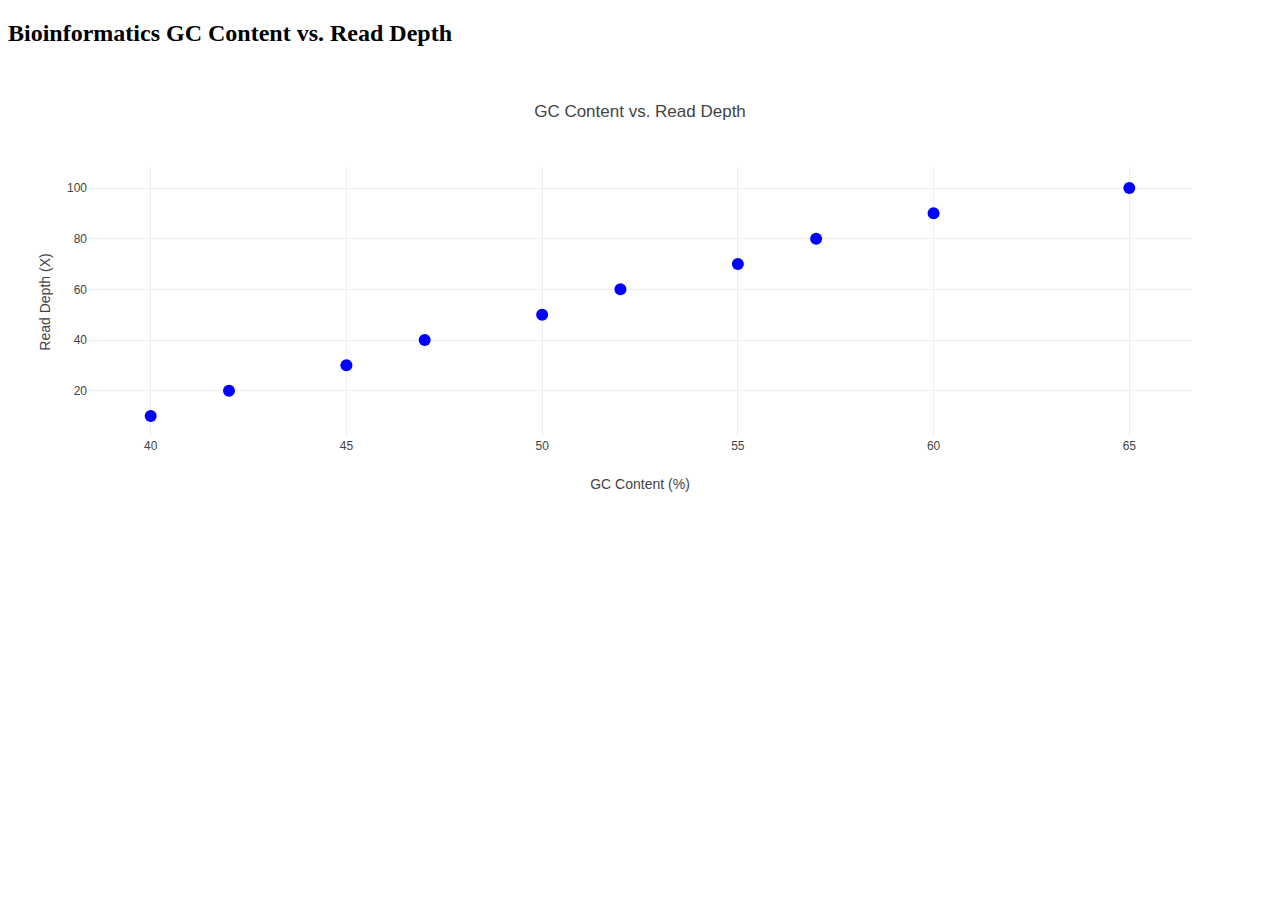
<file: interactive_graph/bckup/index.html>
<!DOCTYPE html>
<html lang="en">
<head>
    <meta charset="UTF-8">
    <meta name="viewport" content="width=device-width, initial-scale=1.0">
    <title>Interactive Bioinformatics Graph</title>
    <script src="https://cdn.plot.ly/plotly-latest.min.js"></script>
</head>
<body>
    <h2>Bioinformatics GC Content vs. Read Depth</h2>
    <div id="bioinfo-graph"></div>

    <script>
        // Sample NGS dataset
        let data = [
            {
                x: [40, 42, 45, 47, 50, 52, 55, 57, 60, 65],
                y: [10, 20, 30, 40, 50, 60, 70, 80, 90, 100],
                text: ["Sample 1", "Sample 2", "Sample 3", "Sample 4", "Sample 5",
                       "Sample 6", "Sample 7", "Sample 8", "Sample 9", "Sample 10"],
                mode: "markers",
                marker: { size: 12, color: "blue" }
            }
        ];

        let layout = {
            title: "GC Content vs. Read Depth",
            xaxis: { title: "GC Content (%)" },
            yaxis: { title: "Read Depth (X)" }
        };

        Plotly.newPlot("bioinfo-graph", data, layout);
    </script>
</body>
</html>
</file>
